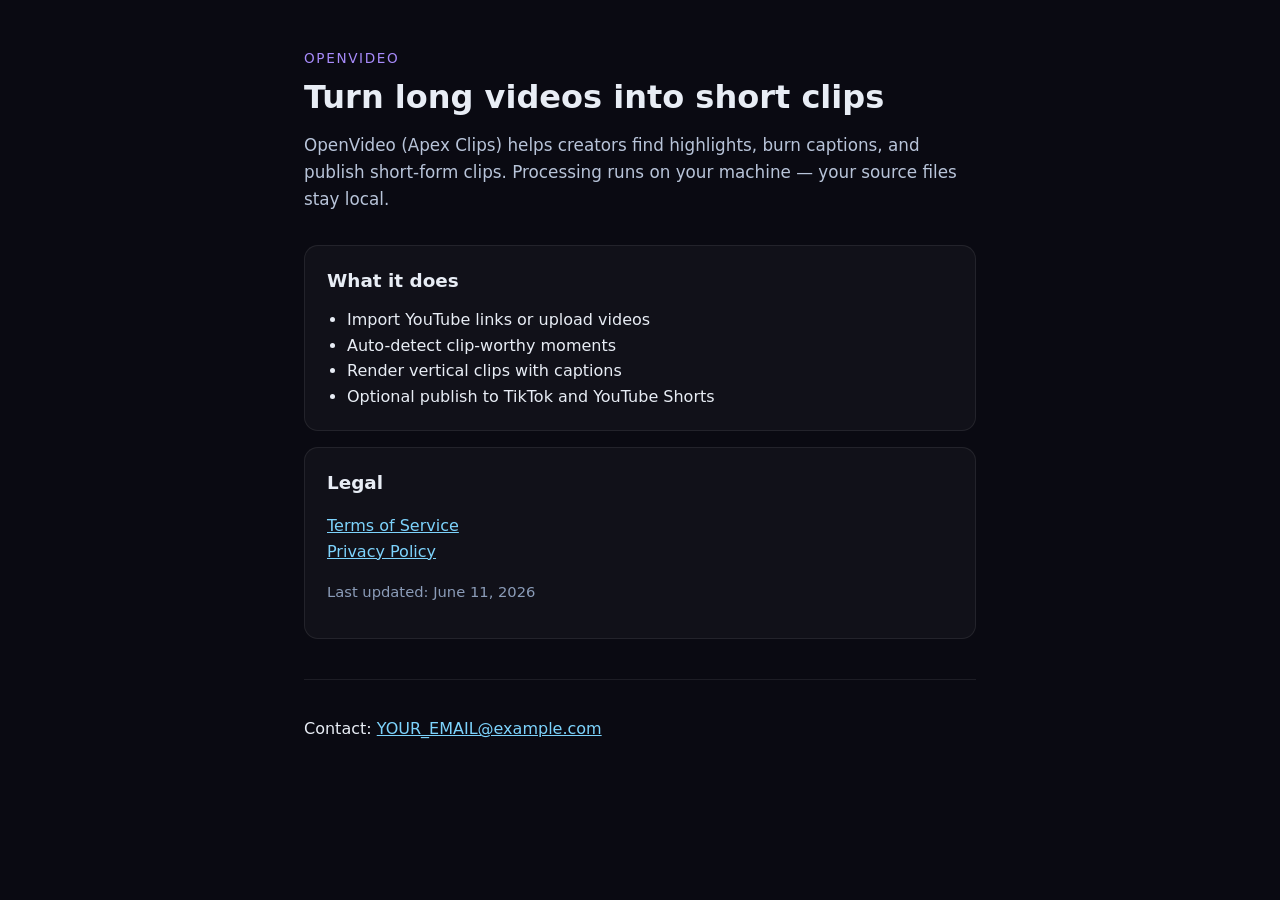
<file: index.html>
<!DOCTYPE html>
<html lang="en">
  <head>
    <meta charset="UTF-8" />
    <meta name="viewport" content="width=device-width, initial-scale=1.0" />
    <title>OpenVideo — AI clip studio</title>
    <link rel="stylesheet" href="styles.css" />
  </head>
  <body>
    <main class="wrap">
      <header>
        <p class="eyebrow">OpenVideo</p>
        <h1>Turn long videos into short clips</h1>
        <p class="lead">
          OpenVideo (Apex Clips) helps creators find highlights, burn captions, and publish
          short-form clips. Processing runs on your machine — your source files stay local.
        </p>
      </header>

      <section class="cards">
        <article>
          <h2>What it does</h2>
          <ul>
            <li>Import YouTube links or upload videos</li>
            <li>Auto-detect clip-worthy moments</li>
            <li>Render vertical clips with captions</li>
            <li>Optional publish to TikTok and YouTube Shorts</li>
          </ul>
        </article>
        <article>
          <h2>Legal</h2>
          <p>
            <a href="terms.html">Terms of Service</a><br />
            <a href="privacy.html">Privacy Policy</a>
          </p>
          <p class="muted">Last updated: June 11, 2026</p>
        </article>
      </section>

      <footer>
        <p>Contact: <a href="mailto:YOUR_EMAIL@example.com">YOUR_EMAIL@example.com</a></p>
      </footer>
    </main>
  </body>
</html>
</file>
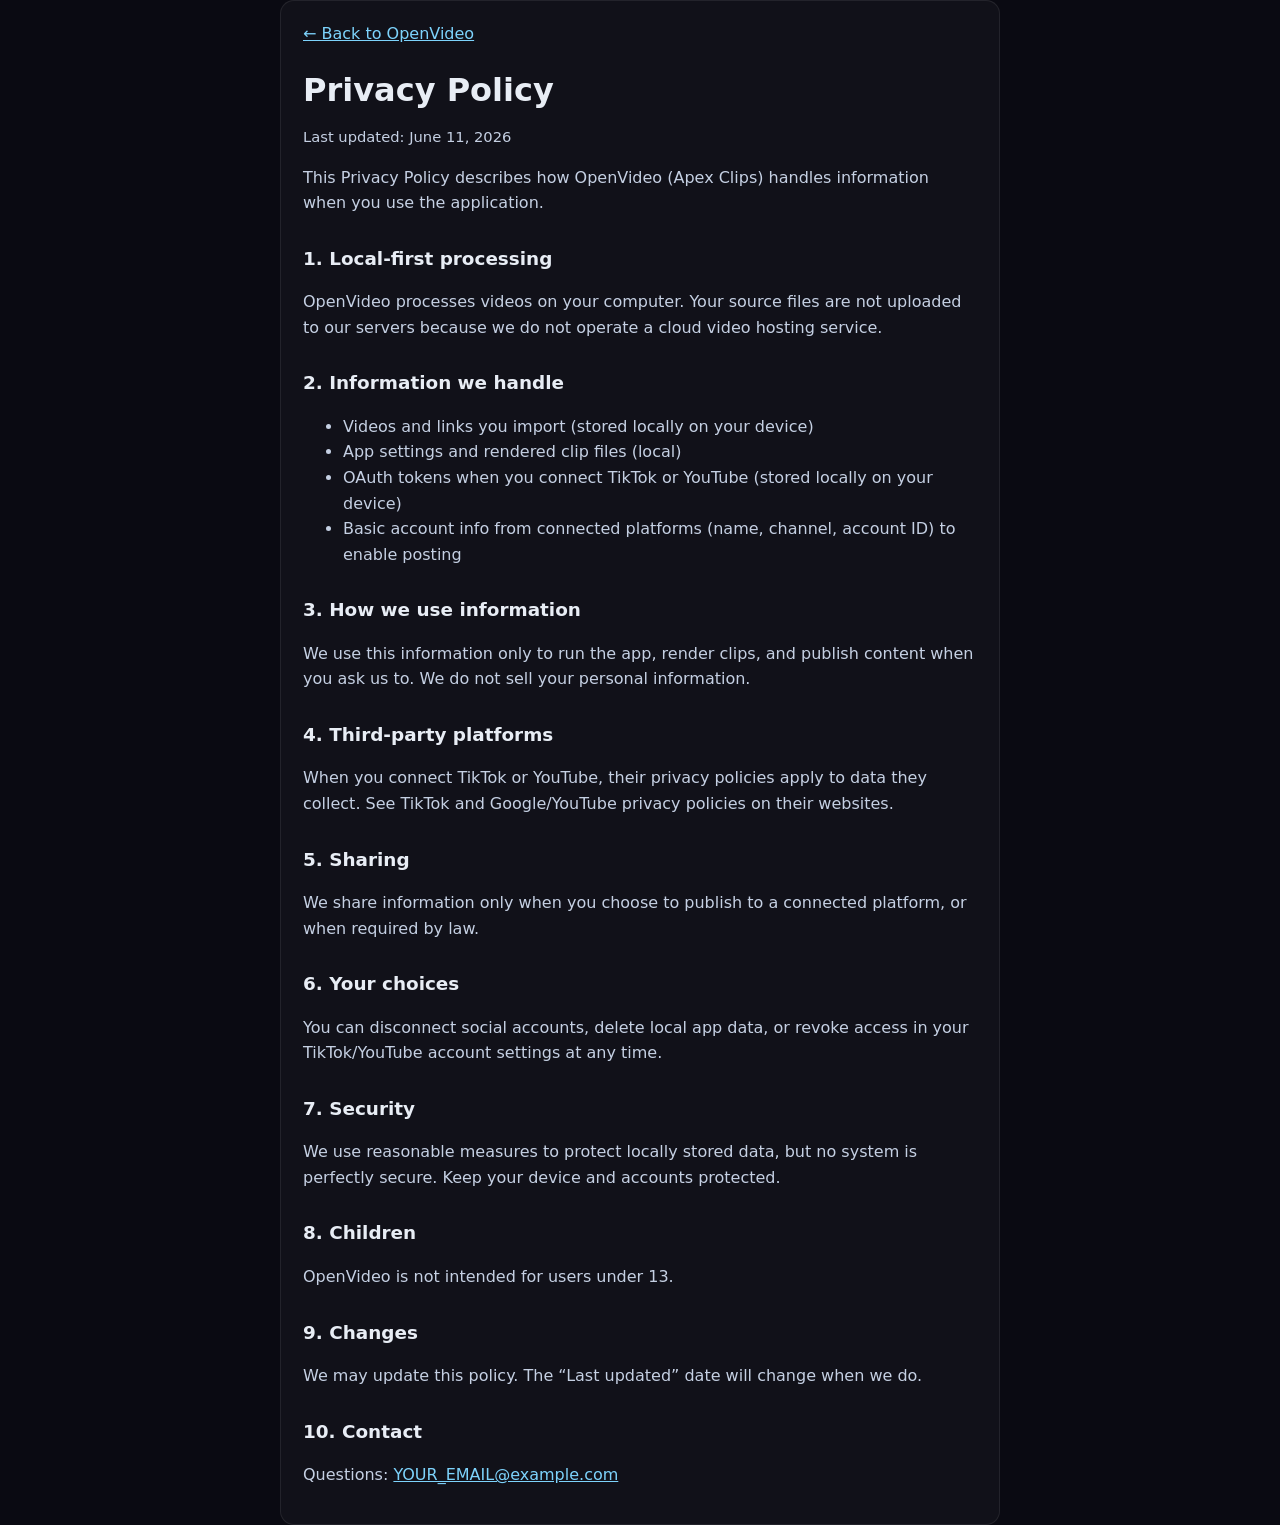
<file: privacy.html>
<!DOCTYPE html>
<html lang="en">
  <head>
    <meta charset="UTF-8" />
    <meta name="viewport" content="width=device-width, initial-scale=1.0" />
    <title>Privacy Policy — OpenVideo</title>
    <link rel="stylesheet" href="styles.css" />
  </head>
  <body>
    <main class="wrap legal">
      <a class="back" href="index.html">← Back to OpenVideo</a>
      <h1>Privacy Policy</h1>
      <p class="muted">Last updated: June 11, 2026</p>

      <p>
        This Privacy Policy describes how OpenVideo (Apex Clips) handles information when you
        use the application.
      </p>

      <h2>1. Local-first processing</h2>
      <p>
        OpenVideo processes videos on your computer. Your source files are not uploaded to
        our servers because we do not operate a cloud video hosting service.
      </p>

      <h2>2. Information we handle</h2>
      <ul>
        <li>Videos and links you import (stored locally on your device)</li>
        <li>App settings and rendered clip files (local)</li>
        <li>OAuth tokens when you connect TikTok or YouTube (stored locally on your device)</li>
        <li>Basic account info from connected platforms (name, channel, account ID) to enable posting</li>
      </ul>

      <h2>3. How we use information</h2>
      <p>
        We use this information only to run the app, render clips, and publish content when
        you ask us to. We do not sell your personal information.
      </p>

      <h2>4. Third-party platforms</h2>
      <p>
        When you connect TikTok or YouTube, their privacy policies apply to data they
        collect. See TikTok and Google/YouTube privacy policies on their websites.
      </p>

      <h2>5. Sharing</h2>
      <p>
        We share information only when you choose to publish to a connected platform, or when
        required by law.
      </p>

      <h2>6. Your choices</h2>
      <p>
        You can disconnect social accounts, delete local app data, or revoke access in your
        TikTok/YouTube account settings at any time.
      </p>

      <h2>7. Security</h2>
      <p>
        We use reasonable measures to protect locally stored data, but no system is perfectly
        secure. Keep your device and accounts protected.
      </p>

      <h2>8. Children</h2>
      <p>OpenVideo is not intended for users under 13.</p>

      <h2>9. Changes</h2>
      <p>
        We may update this policy. The “Last updated” date will change when we do.
      </p>

      <h2>10. Contact</h2>
      <p>Questions: <a href="mailto:YOUR_EMAIL@example.com">YOUR_EMAIL@example.com</a></p>
    </main>
  </body>
</html>
</file>
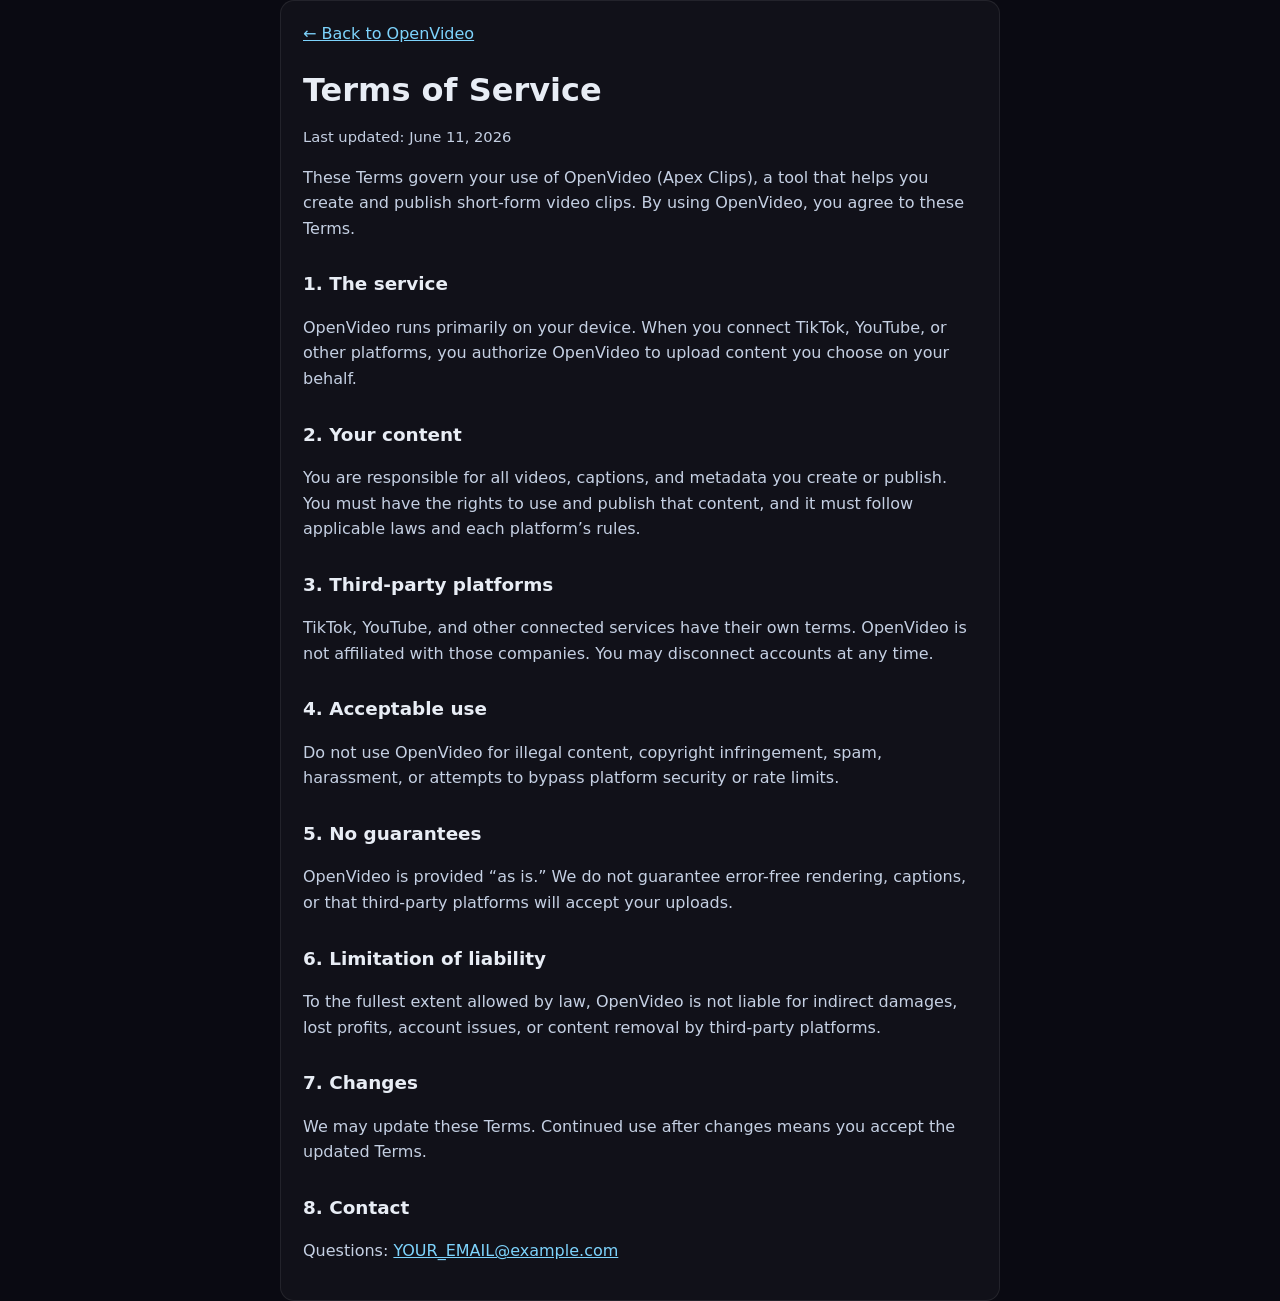
<file: terms.html>
<!DOCTYPE html>
<html lang="en">
  <head>
    <meta charset="UTF-8" />
    <meta name="viewport" content="width=device-width, initial-scale=1.0" />
    <title>Terms of Service — OpenVideo</title>
    <link rel="stylesheet" href="styles.css" />
  </head>
  <body>
    <main class="wrap legal">
      <a class="back" href="index.html">← Back to OpenVideo</a>
      <h1>Terms of Service</h1>
      <p class="muted">Last updated: June 11, 2026</p>

      <p>
        These Terms govern your use of OpenVideo (Apex Clips), a tool that helps you create
        and publish short-form video clips. By using OpenVideo, you agree to these Terms.
      </p>

      <h2>1. The service</h2>
      <p>
        OpenVideo runs primarily on your device. When you connect TikTok, YouTube, or other
        platforms, you authorize OpenVideo to upload content you choose on your behalf.
      </p>

      <h2>2. Your content</h2>
      <p>
        You are responsible for all videos, captions, and metadata you create or publish. You
        must have the rights to use and publish that content, and it must follow applicable
        laws and each platform’s rules.
      </p>

      <h2>3. Third-party platforms</h2>
      <p>
        TikTok, YouTube, and other connected services have their own terms. OpenVideo is not
        affiliated with those companies. You may disconnect accounts at any time.
      </p>

      <h2>4. Acceptable use</h2>
      <p>
        Do not use OpenVideo for illegal content, copyright infringement, spam, harassment,
        or attempts to bypass platform security or rate limits.
      </p>

      <h2>5. No guarantees</h2>
      <p>
        OpenVideo is provided “as is.” We do not guarantee error-free rendering, captions, or
        that third-party platforms will accept your uploads.
      </p>

      <h2>6. Limitation of liability</h2>
      <p>
        To the fullest extent allowed by law, OpenVideo is not liable for indirect damages,
        lost profits, account issues, or content removal by third-party platforms.
      </p>

      <h2>7. Changes</h2>
      <p>
        We may update these Terms. Continued use after changes means you accept the updated
        Terms.
      </p>

      <h2>8. Contact</h2>
      <p>Questions: <a href="mailto:YOUR_EMAIL@example.com">YOUR_EMAIL@example.com</a></p>
    </main>
  </body>
</html>
</file>
<file: styles.css>
* {
  box-sizing: border-box;
}

body {
  margin: 0;
  font-family: system-ui, -apple-system, Segoe UI, Roboto, sans-serif;
  line-height: 1.6;
  color: #e8edf5;
  background: #0a0a12;
}

a {
  color: #7dd3fc;
}

.wrap {
  max-width: 720px;
  margin: 0 auto;
  padding: 48px 24px 80px;
}

.eyebrow {
  margin: 0 0 8px;
  font-size: 0.85rem;
  letter-spacing: 0.12em;
  text-transform: uppercase;
  color: #a78bfa;
}

h1 {
  margin: 0 0 16px;
  font-size: 2rem;
  line-height: 1.2;
}

h2 {
  margin: 0 0 12px;
  font-size: 1.15rem;
}

.lead {
  margin: 0;
  font-size: 1.05rem;
  color: #b8c4d9;
}

.cards {
  display: grid;
  gap: 16px;
  margin-top: 32px;
}

.cards article,
.legal {
  padding: 20px 22px;
  border: 1px solid rgba(255, 255, 255, 0.08);
  border-radius: 14px;
  background: rgba(255, 255, 255, 0.03);
}

.cards ul {
  margin: 0;
  padding-left: 20px;
}

.muted {
  color: #8b9cb8;
  font-size: 0.92rem;
}

footer {
  margin-top: 40px;
  padding-top: 20px;
  border-top: 1px solid rgba(255, 255, 255, 0.08);
}

.back {
  display: inline-block;
  margin-bottom: 24px;
}

.legal p,
.legal li {
  color: #c5d0e3;
}

.legal h2 {
  margin-top: 28px;
}

.legal h2:first-child {
  margin-top: 0;
}
</file>
